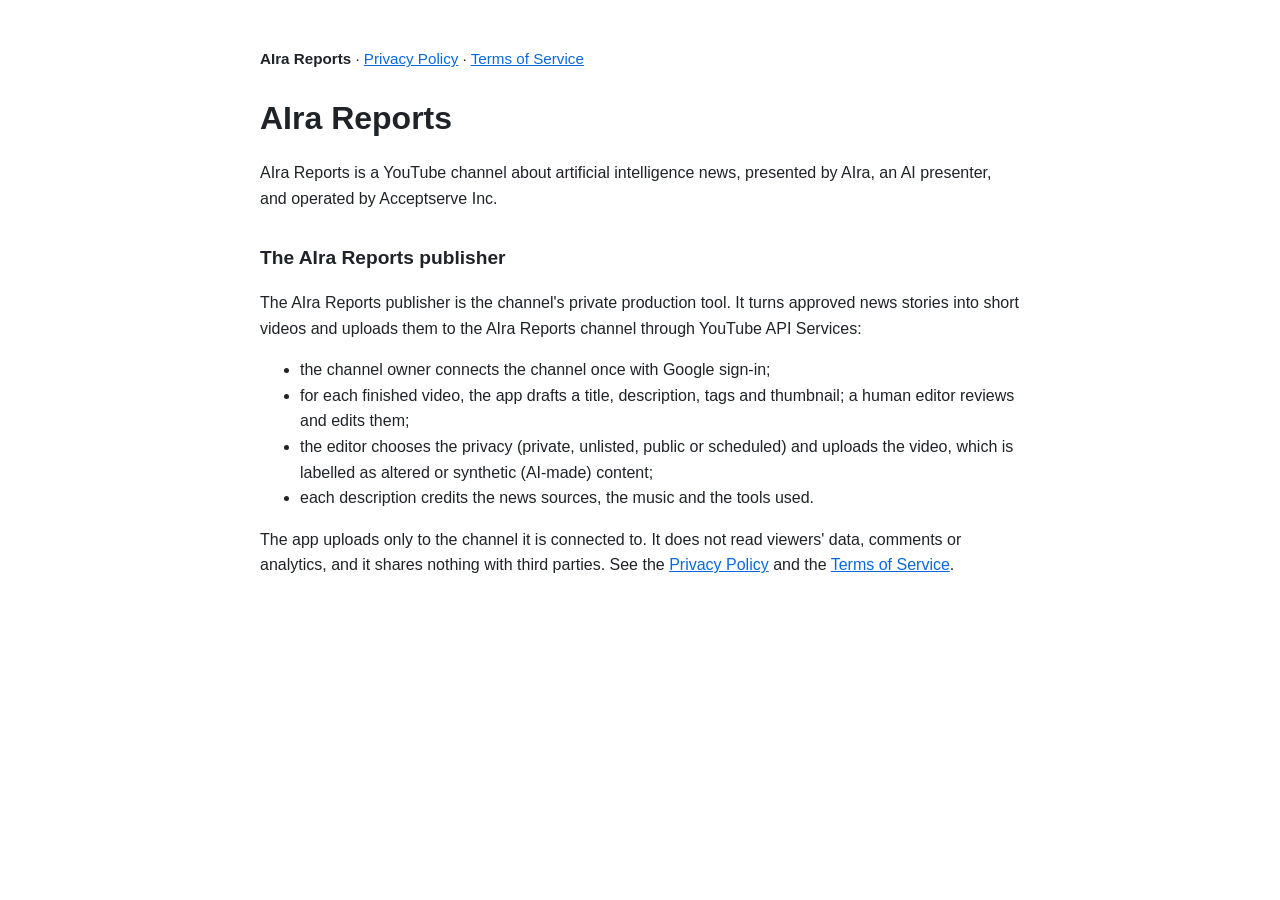
<file: index.html>
<!doctype html>
<html lang="en">
<head>
<meta charset="utf-8">
<meta name="viewport" content="width=device-width, initial-scale=1">
<title>AIra Reports</title>
<link rel="stylesheet" href="style.css">
</head>
<body>
<main>
<p class="nav"><strong>AIra Reports</strong> · <a href="privacy.html">Privacy Policy</a> · <a href="terms.html">Terms of Service</a></p>
<h1>AIra Reports</h1>
<p>AIra Reports is a YouTube channel about artificial intelligence news, presented by AIra, an AI presenter, and operated by Acceptserve Inc.</p>

<h2>The AIra Reports publisher</h2>
<p>The AIra Reports publisher is the channel's private production tool. It turns approved news stories into short videos and uploads them to the AIra Reports channel through YouTube API Services:</p>
<ul>
  <li>the channel owner connects the channel once with Google sign-in;</li>
  <li>for each finished video, the app drafts a title, description, tags and thumbnail; a human editor reviews and edits them;</li>
  <li>the editor chooses the privacy (private, unlisted, public or scheduled) and uploads the video, which is labelled as altered or synthetic (AI-made) content;</li>
  <li>each description credits the news sources, the music and the tools used.</li>
</ul>
<p>The app uploads only to the channel it is connected to. It does not read viewers' data, comments or analytics, and it shares nothing with third parties. See the <a href="privacy.html">Privacy Policy</a> and the <a href="terms.html">Terms of Service</a>.</p>
</main>
</body>
</html>
</file>
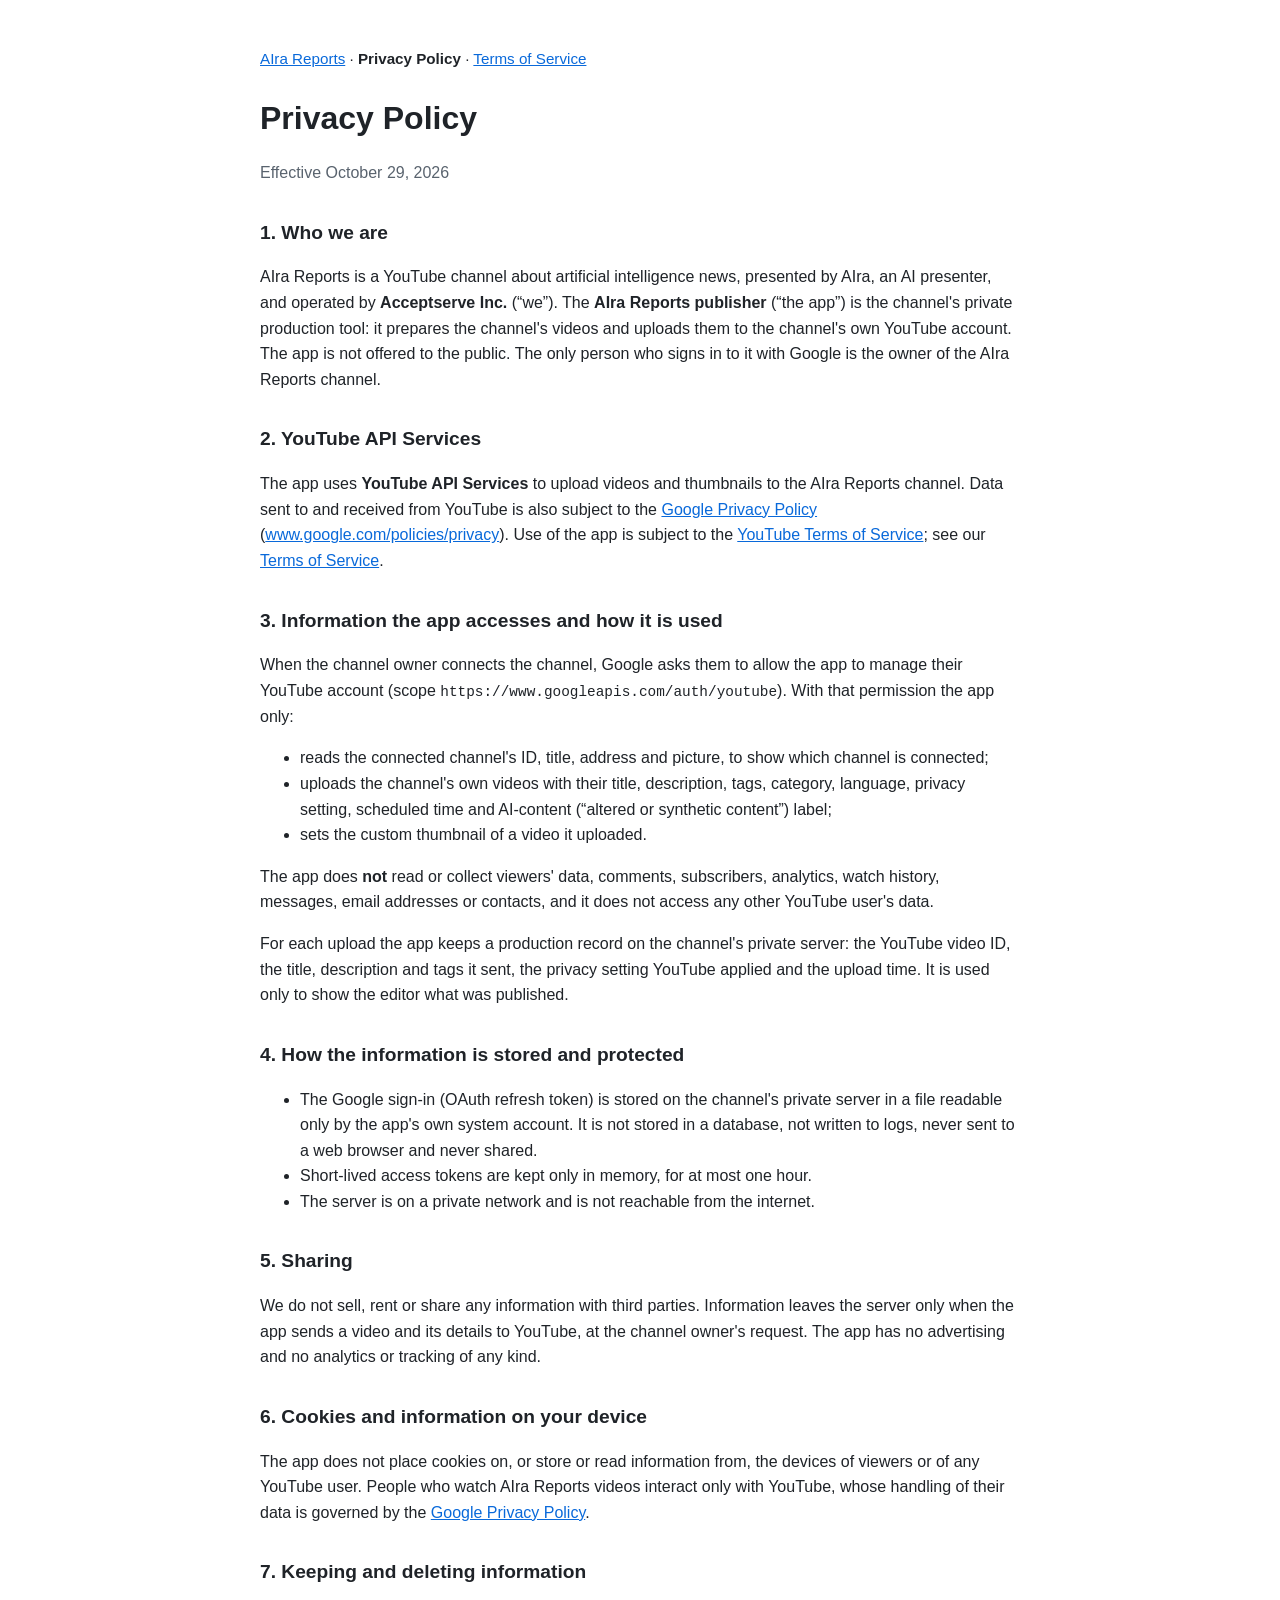
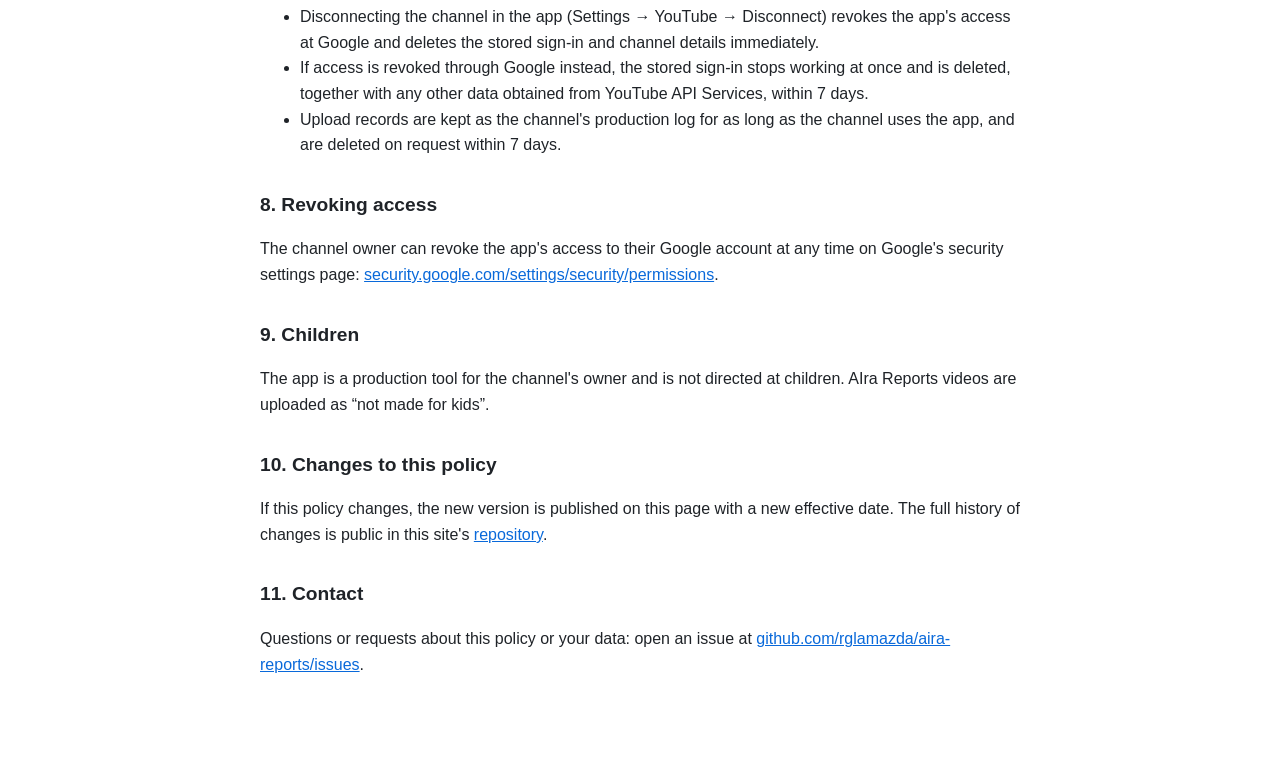
<file: privacy.html>
<!doctype html>
<html lang="en">
<head>
<meta charset="utf-8">
<meta name="viewport" content="width=device-width, initial-scale=1">
<title>Privacy Policy · AIra Reports</title>
<link rel="stylesheet" href="style.css">
</head>
<body>
<main>
<p class="nav"><a href="./">AIra Reports</a> · <strong>Privacy Policy</strong> · <a href="terms.html">Terms of Service</a></p>
<h1>Privacy Policy</h1>
<p class="muted">Effective October 29, 2026</p>

<h2>1. Who we are</h2>
<p>AIra Reports is a YouTube channel about artificial intelligence news, presented by AIra, an AI presenter, and operated by <strong>Acceptserve Inc.</strong> (“we”). The <strong>AIra Reports publisher</strong> (“the app”) is the channel's private production tool: it prepares the channel's videos and uploads them to the channel's own YouTube account. The app is not offered to the public. The only person who signs in to it with Google is the owner of the AIra Reports channel.</p>

<h2>2. YouTube API Services</h2>
<p>The app uses <strong>YouTube API Services</strong> to upload videos and thumbnails to the AIra Reports channel. Data sent to and received from YouTube is also subject to the <a href="https://policies.google.com/privacy">Google Privacy Policy</a> (<a href="http://www.google.com/policies/privacy">www.google.com/policies/privacy</a>). Use of the app is subject to the <a href="https://www.youtube.com/t/terms">YouTube Terms of Service</a>; see our <a href="terms.html">Terms of Service</a>.</p>

<h2>3. Information the app accesses and how it is used</h2>
<p>When the channel owner connects the channel, Google asks them to allow the app to manage their YouTube account (scope <code>https://www.googleapis.com/auth/youtube</code>). With that permission the app only:</p>
<ul>
  <li>reads the connected channel's ID, title, address and picture, to show which channel is connected;</li>
  <li>uploads the channel's own videos with their title, description, tags, category, language, privacy setting, scheduled time and AI-content (“altered or synthetic content”) label;</li>
  <li>sets the custom thumbnail of a video it uploaded.</li>
</ul>
<p>The app does <strong>not</strong> read or collect viewers' data, comments, subscribers, analytics, watch history, messages, email addresses or contacts, and it does not access any other YouTube user's data.</p>
<p>For each upload the app keeps a production record on the channel's private server: the YouTube video ID, the title, description and tags it sent, the privacy setting YouTube applied and the upload time. It is used only to show the editor what was published.</p>

<h2>4. How the information is stored and protected</h2>
<ul>
  <li>The Google sign-in (OAuth refresh token) is stored on the channel's private server in a file readable only by the app's own system account. It is not stored in a database, not written to logs, never sent to a web browser and never shared.</li>
  <li>Short-lived access tokens are kept only in memory, for at most one hour.</li>
  <li>The server is on a private network and is not reachable from the internet.</li>
</ul>

<h2>5. Sharing</h2>
<p>We do not sell, rent or share any information with third parties. Information leaves the server only when the app sends a video and its details to YouTube, at the channel owner's request. The app has no advertising and no analytics or tracking of any kind.</p>

<h2>6. Cookies and information on your device</h2>
<p>The app does not place cookies on, or store or read information from, the devices of viewers or of any YouTube user. People who watch AIra Reports videos interact only with YouTube, whose handling of their data is governed by the <a href="https://policies.google.com/privacy">Google Privacy Policy</a>.</p>

<h2>7. Keeping and deleting information</h2>
<ul>
  <li>Disconnecting the channel in the app (Settings → YouTube → Disconnect) revokes the app's access at Google and deletes the stored sign-in and channel details immediately.</li>
  <li>If access is revoked through Google instead, the stored sign-in stops working at once and is deleted, together with any other data obtained from YouTube API Services, within 7 days.</li>
  <li>Upload records are kept as the channel's production log for as long as the channel uses the app, and are deleted on request within 7 days.</li>
</ul>

<h2>8. Revoking access</h2>
<p>The channel owner can revoke the app's access to their Google account at any time on Google's security settings page: <a href="https://security.google.com/settings/security/permissions">security.google.com/settings/security/permissions</a>.</p>

<h2>9. Children</h2>
<p>The app is a production tool for the channel's owner and is not directed at children. AIra Reports videos are uploaded as “not made for kids”.</p>

<h2>10. Changes to this policy</h2>
<p>If this policy changes, the new version is published on this page with a new effective date. The full history of changes is public in this site's <a href="https://github.com/rglamazda/aira-reports">repository</a>.</p>

<h2>11. Contact</h2>
<p>Questions or requests about this policy or your data: open an issue at <a href="https://github.com/rglamazda/aira-reports/issues">github.com/rglamazda/aira-reports/issues</a>.</p>
</main>
</body>
</html>
</file>
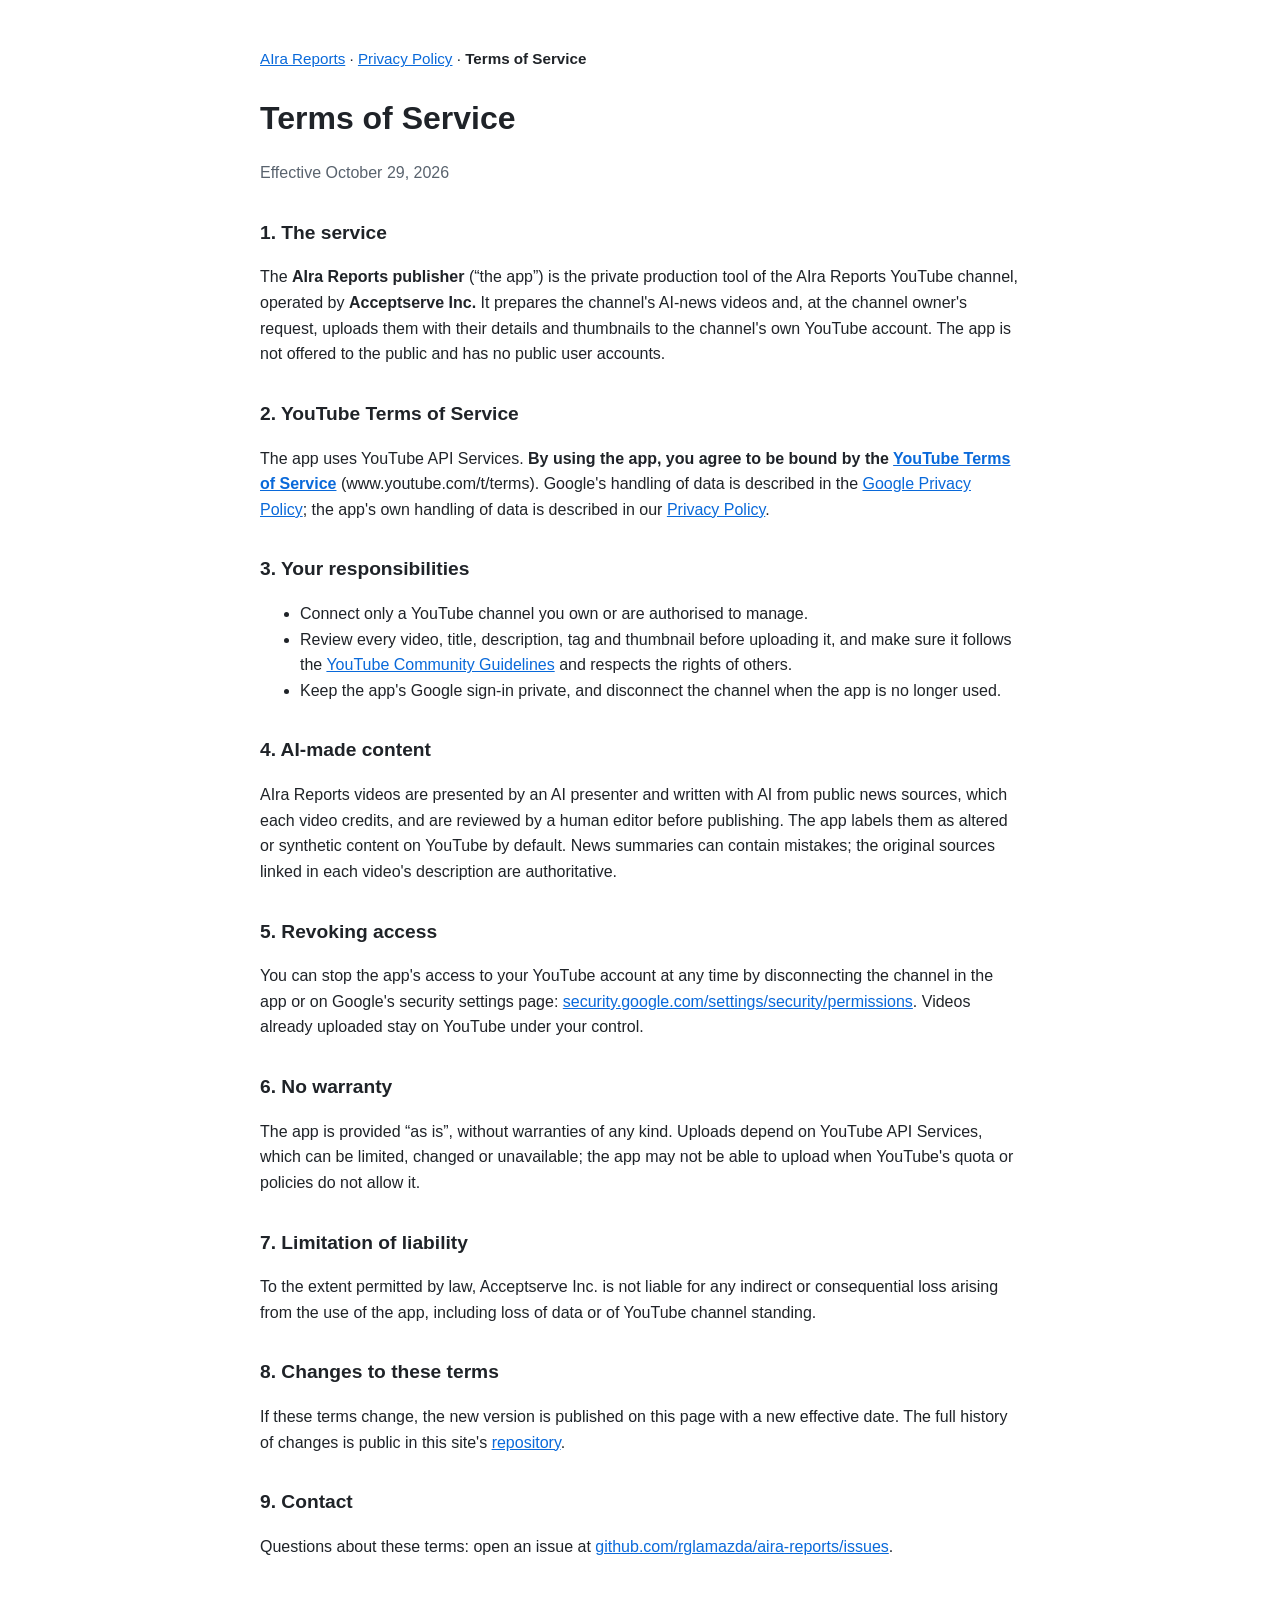
<file: terms.html>
<!doctype html>
<html lang="en">
<head>
<meta charset="utf-8">
<meta name="viewport" content="width=device-width, initial-scale=1">
<title>Terms of Service · AIra Reports</title>
<link rel="stylesheet" href="style.css">
</head>
<body>
<main>
<p class="nav"><a href="./">AIra Reports</a> · <a href="privacy.html">Privacy Policy</a> · <strong>Terms of Service</strong></p>
<h1>Terms of Service</h1>
<p class="muted">Effective October 29, 2026</p>

<h2>1. The service</h2>
<p>The <strong>AIra Reports publisher</strong> (“the app”) is the private production tool of the AIra Reports YouTube channel, operated by <strong>Acceptserve Inc.</strong> It prepares the channel's AI-news videos and, at the channel owner's request, uploads them with their details and thumbnails to the channel's own YouTube account. The app is not offered to the public and has no public user accounts.</p>

<h2>2. YouTube Terms of Service</h2>
<p>The app uses YouTube API Services. <strong>By using the app, you agree to be bound by the <a href="https://www.youtube.com/t/terms">YouTube Terms of Service</a></strong> (www.youtube.com/t/terms). Google's handling of data is described in the <a href="https://policies.google.com/privacy">Google Privacy Policy</a>; the app's own handling of data is described in our <a href="privacy.html">Privacy Policy</a>.</p>

<h2>3. Your responsibilities</h2>
<ul>
  <li>Connect only a YouTube channel you own or are authorised to manage.</li>
  <li>Review every video, title, description, tag and thumbnail before uploading it, and make sure it follows the <a href="https://www.youtube.com/howyoutubeworks/policies/community-guidelines/">YouTube Community Guidelines</a> and respects the rights of others.</li>
  <li>Keep the app's Google sign-in private, and disconnect the channel when the app is no longer used.</li>
</ul>

<h2>4. AI-made content</h2>
<p>AIra Reports videos are presented by an AI presenter and written with AI from public news sources, which each video credits, and are reviewed by a human editor before publishing. The app labels them as altered or synthetic content on YouTube by default. News summaries can contain mistakes; the original sources linked in each video's description are authoritative.</p>

<h2>5. Revoking access</h2>
<p>You can stop the app's access to your YouTube account at any time by disconnecting the channel in the app or on Google's security settings page: <a href="https://security.google.com/settings/security/permissions">security.google.com/settings/security/permissions</a>. Videos already uploaded stay on YouTube under your control.</p>

<h2>6. No warranty</h2>
<p>The app is provided “as is”, without warranties of any kind. Uploads depend on YouTube API Services, which can be limited, changed or unavailable; the app may not be able to upload when YouTube's quota or policies do not allow it.</p>

<h2>7. Limitation of liability</h2>
<p>To the extent permitted by law, Acceptserve Inc. is not liable for any indirect or consequential loss arising from the use of the app, including loss of data or of YouTube channel standing.</p>

<h2>8. Changes to these terms</h2>
<p>If these terms change, the new version is published on this page with a new effective date. The full history of changes is public in this site's <a href="https://github.com/rglamazda/aira-reports">repository</a>.</p>

<h2>9. Contact</h2>
<p>Questions about these terms: open an issue at <a href="https://github.com/rglamazda/aira-reports/issues">github.com/rglamazda/aira-reports/issues</a>.</p>
</main>
</body>
</html>
</file>
<file: style.css>
body {
  margin: 0;
  font: 16px/1.6 -apple-system, BlinkMacSystemFont, "Segoe UI", Roboto, sans-serif;
  color: #1f2328;
  background: #fff;
}

main {
  max-width: 760px;
  margin: 0 auto;
  padding: 2rem 1.25rem 4rem;
}

h1 {
  margin-bottom: 0.25rem;
}

h2 {
  margin-top: 2rem;
  font-size: 1.2rem;
}

a {
  color: #0969da;
}

.nav {
  font-size: 0.95rem;
}

.muted {
  color: #59636e;
}

code {
  font-size: 0.9em;
}
</file>
